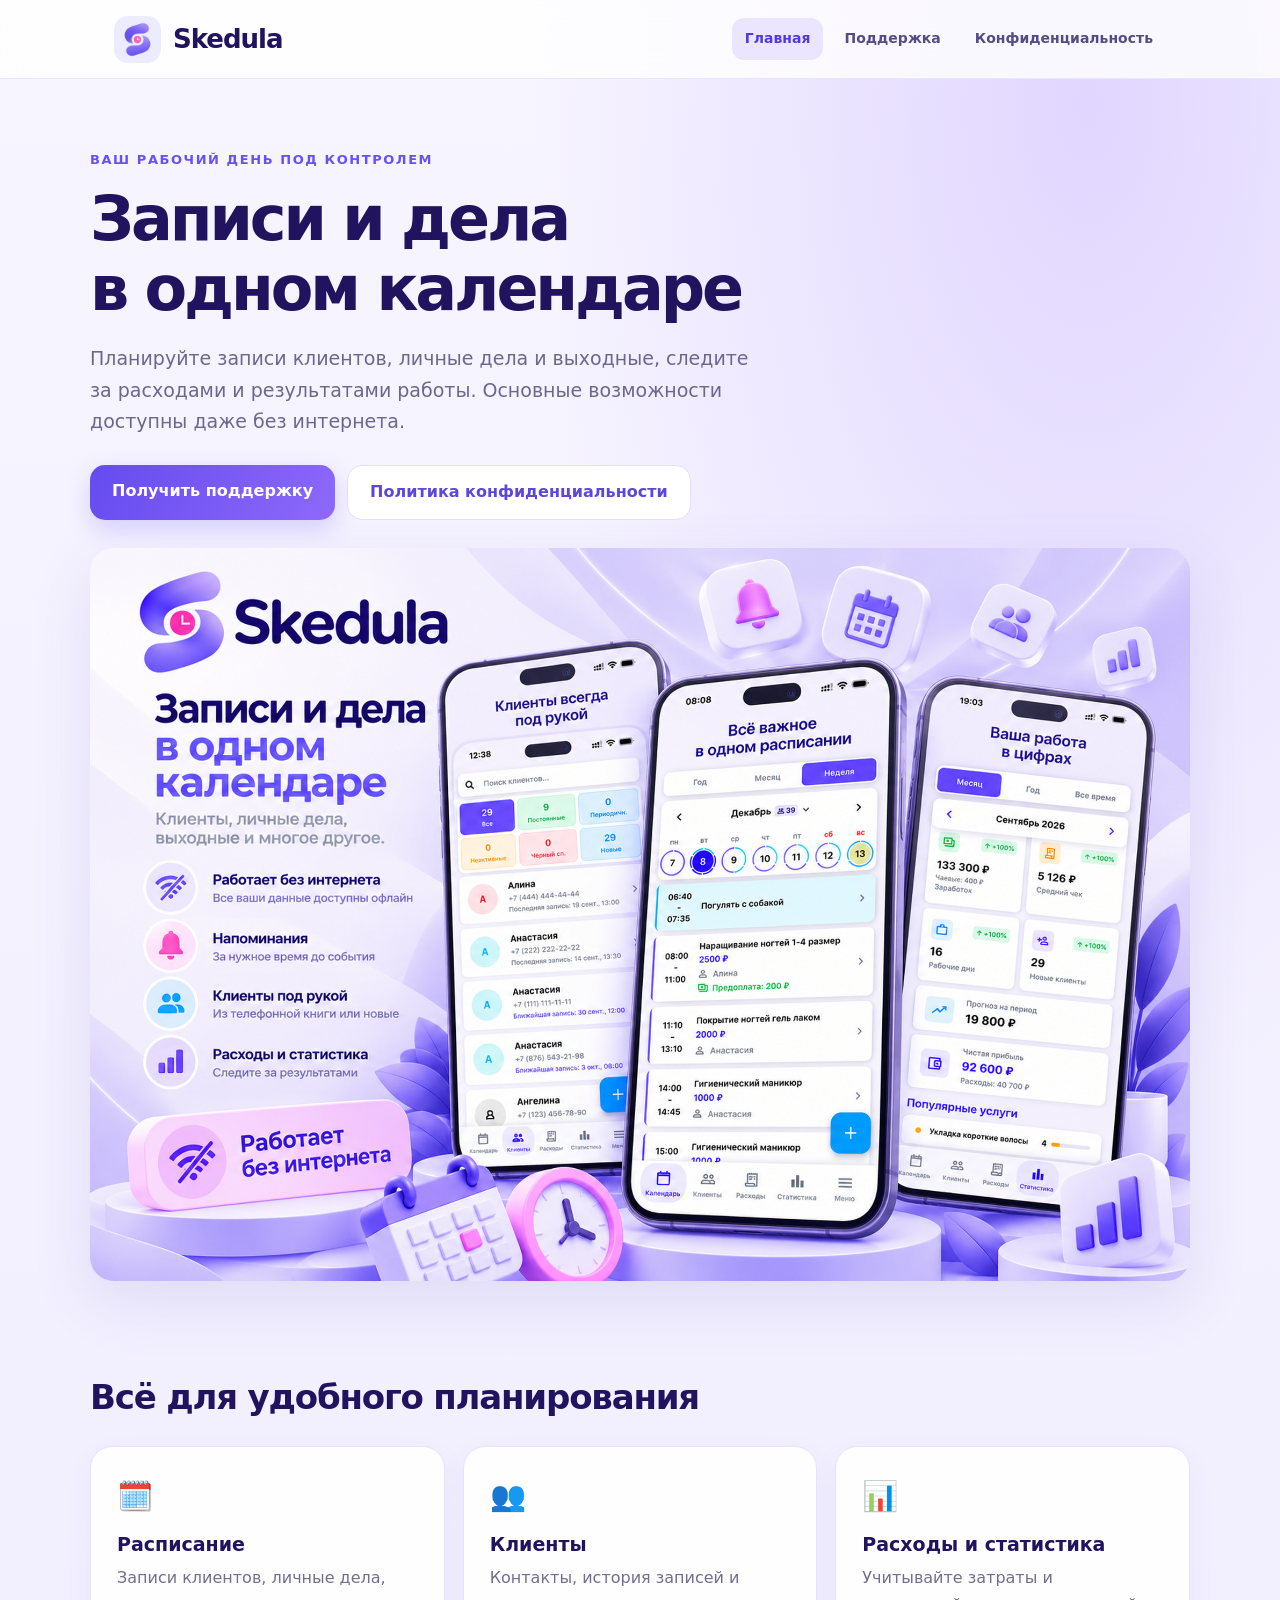
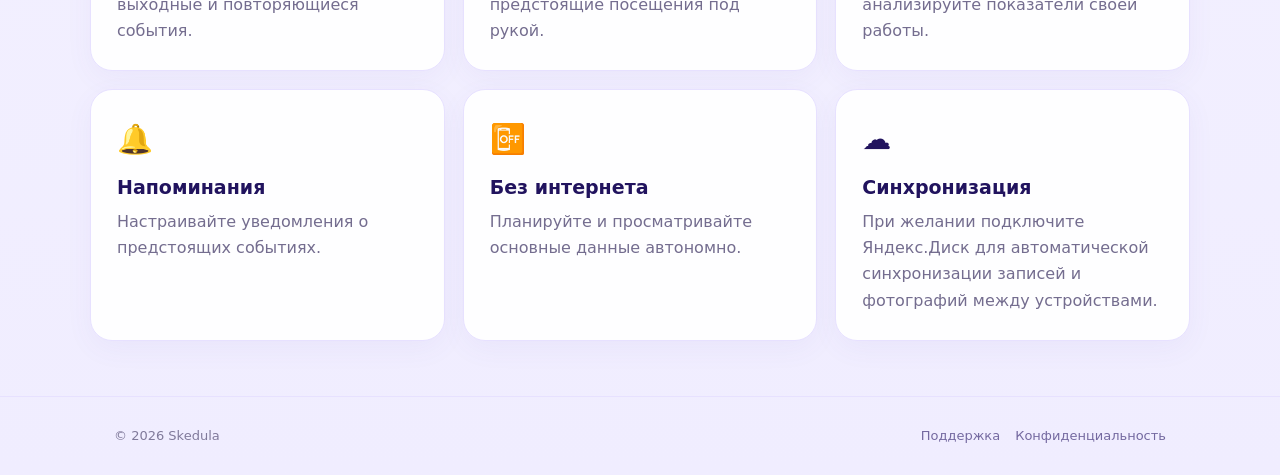
<file: index.html>
<!DOCTYPE html>
<html lang="ru"><head><meta charset="utf-8"/><meta content="width=device-width,initial-scale=1" name="viewport"/><meta content="Skedula — записи клиентов, личные дела, расходы и статистика в одном расписании. Работает без интернета." name="description"/><title>Skedula — всё важное в одном расписании</title><link href="assets/logo.png" rel="icon"/><link href="style.css" rel="stylesheet"/></head><body><header><div class="wrap nav"><a class="brand" href="index.html"><img alt="Логотип Skedula" src="assets/logo.png"/>Skedula</a><nav><a class="active" href="index.html">Главная</a><a href="support.html">Поддержка</a><a href="privacy.html">Конфиденциальность</a></nav></div></header><main><section class="wrap hero"><div class="eyebrow">Ваш рабочий день под контролем</div><h1>Записи и дела<br/>в одном календаре</h1><p class="lead">Планируйте записи клиентов, личные дела и выходные, следите за расходами и результатами работы. Основные возможности доступны даже без интернета.</p><div class="actions"><a class="btn" href="support.html">Получить поддержку</a><a class="btn secondary" href="privacy.html">Политика конфиденциальности</a></div><img alt="Возможности приложения Skedula: календарь, клиенты и статистика" class="banner" src="assets/preview.png"/></section><section class="wrap section"><h2>Всё для удобного планирования</h2><div class="cards"><div class="card"><div class="emoji">🗓️</div><h3>Расписание</h3><p>Записи клиентов, личные дела, выходные и повторяющиеся события.</p></div><div class="card"><div class="emoji">👥</div><h3>Клиенты</h3><p>Контакты, история записей и предстоящие посещения под рукой.</p></div><div class="card"><div class="emoji">📊</div><h3>Расходы и статистика</h3><p>Учитывайте затраты и анализируйте показатели своей работы.</p></div><div class="card"><div class="emoji">🔔</div><h3>Напоминания</h3><p>Настраивайте уведомления о предстоящих событиях.</p></div><div class="card"><div class="emoji">📴</div><h3>Без интернета</h3><p>Планируйте и просматривайте основные данные автономно.</p></div><div class="card"><div class="emoji">☁️</div><h3>Синхронизация</h3><p>При желании подключите Яндекс.Диск для автоматической синхронизации записей и фотографий между устройствами.</p></div></div></section></main><footer><div class="wrap foot"><span>© 2026 Skedula</span><span><a href="support.html">Поддержка</a><a href="privacy.html">Конфиденциальность</a></span></div></footer></body></html>
</file>
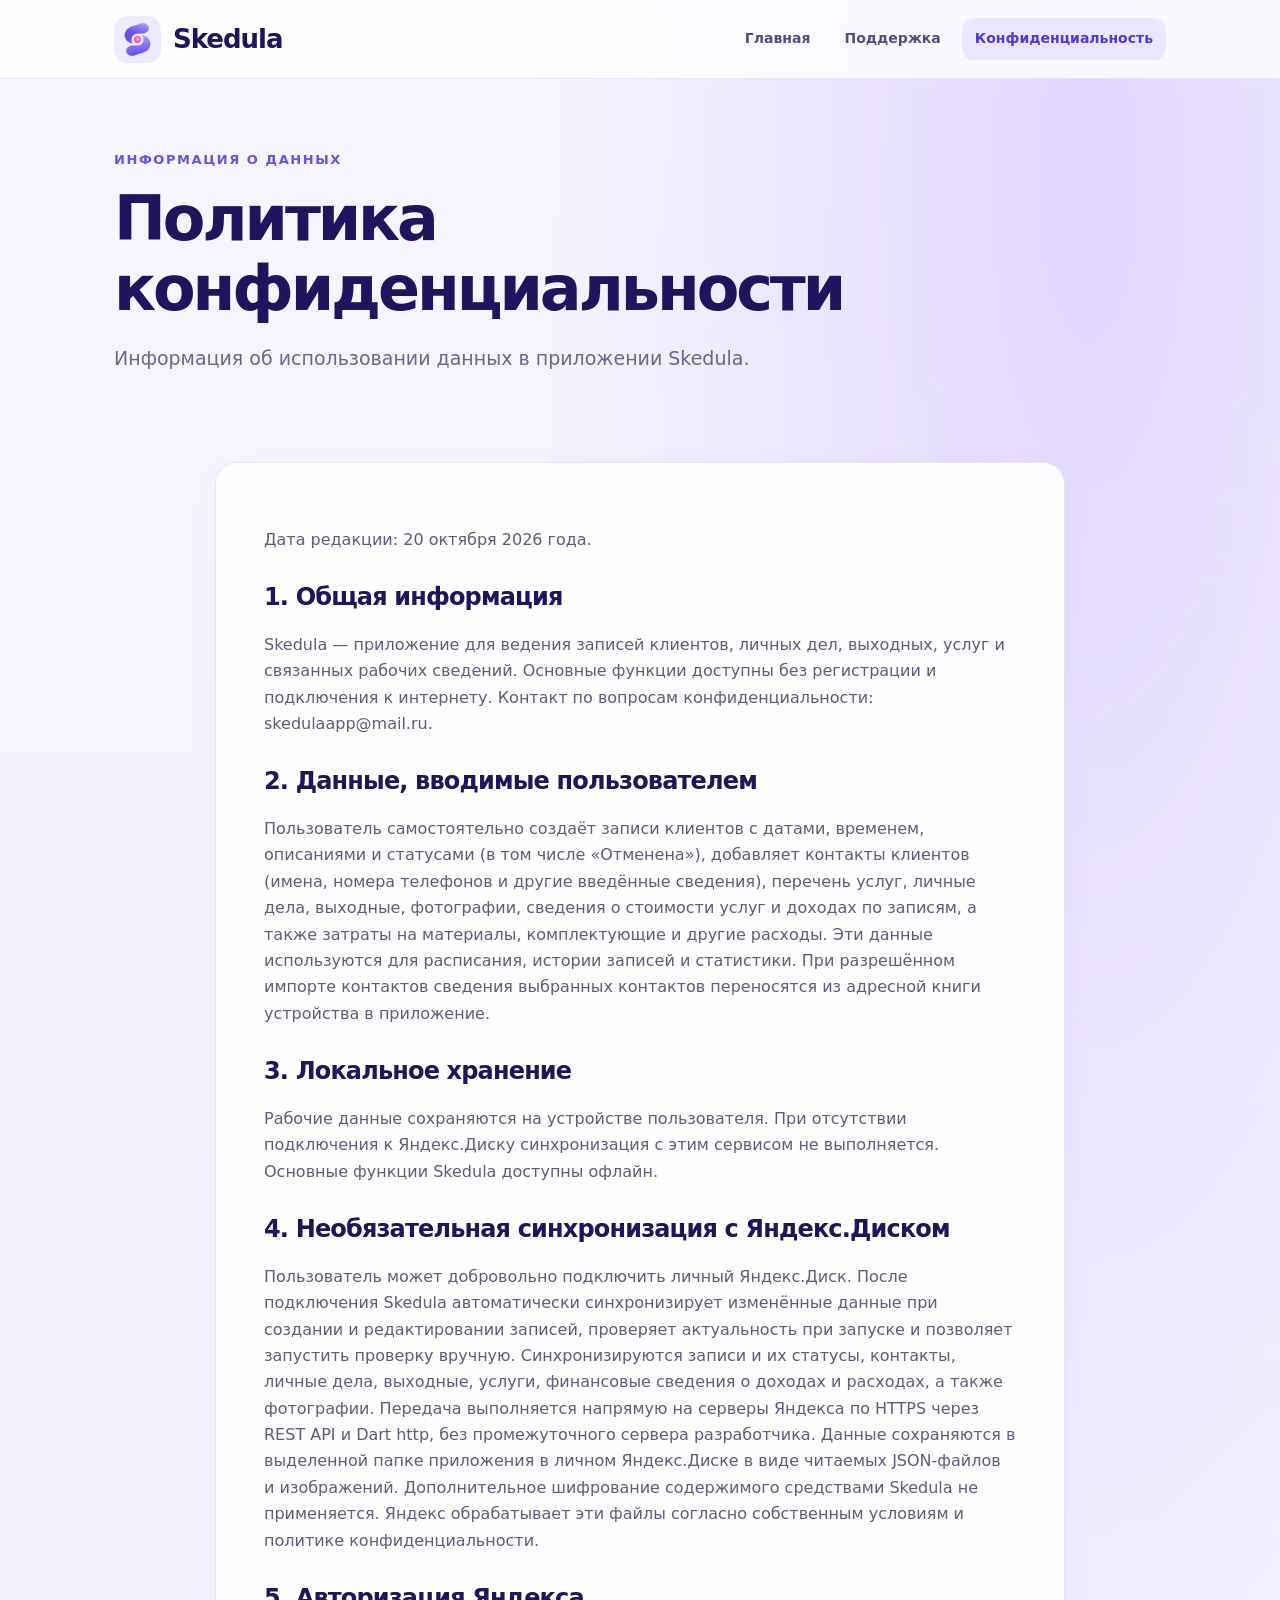
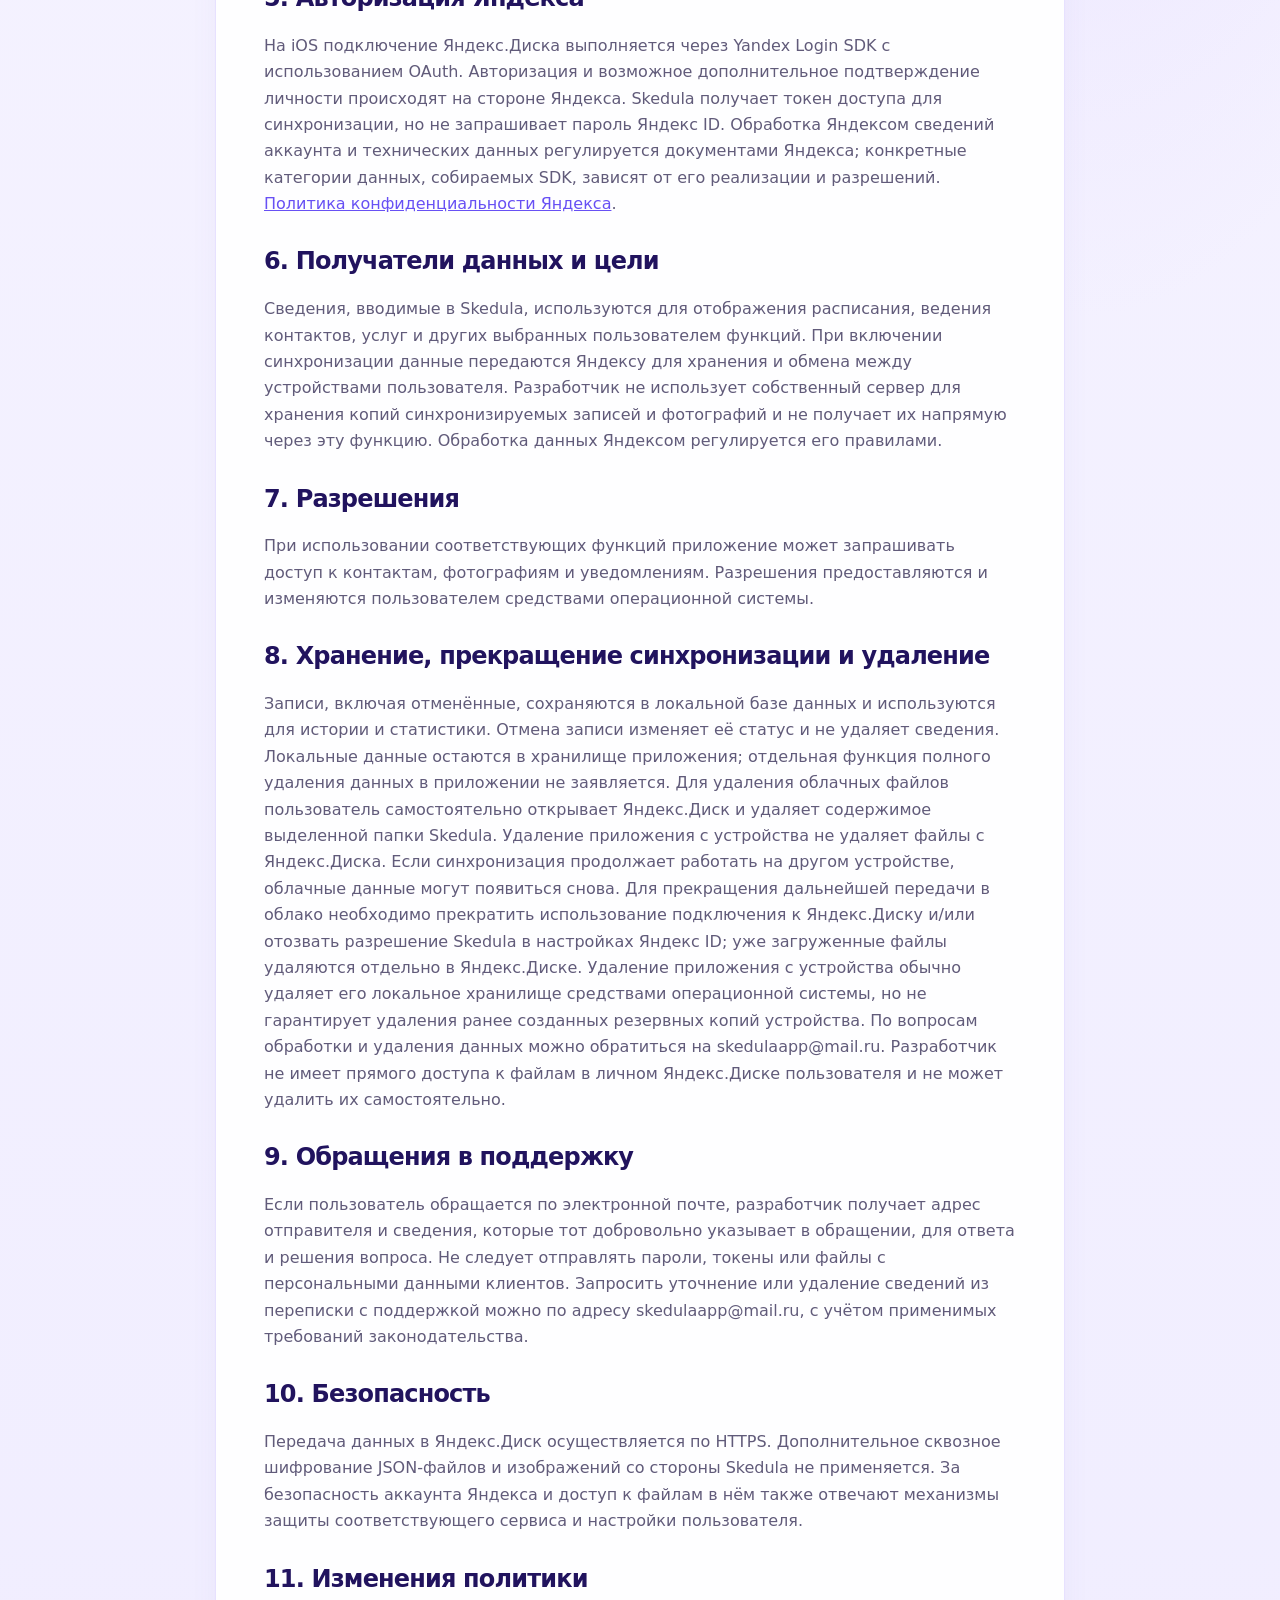
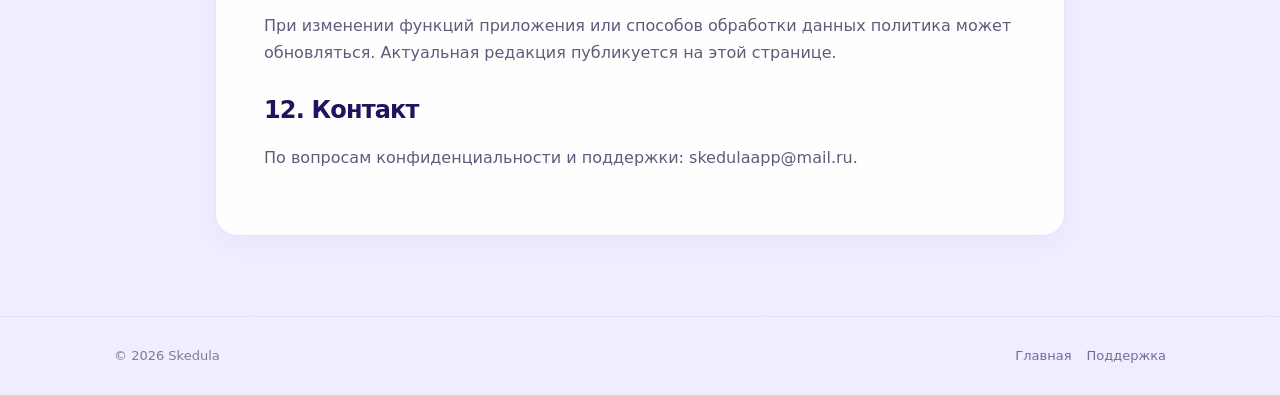
<file: privacy.html>
<!DOCTYPE html>

<html lang="ru"><head><meta charset="utf-8"/><meta content="width=device-width,initial-scale=1" name="viewport"/><meta content="Политика конфиденциальности приложения Skedula." name="description"/><title>Политика конфиденциальности — Skedula</title><link href="assets/logo.png" rel="icon"/><link href="style.css" rel="stylesheet"/></head><body><header><div class="wrap nav"><a class="brand" href="index.html"><img alt="Логотип Skedula" src="assets/logo.png"/>Skedula</a><nav><a href="index.html">Главная</a><a href="support.html">Поддержка</a><a class="active" href="privacy.html">Конфиденциальность</a></nav></div></header><main class="wrap"><section class="hero"><div class="eyebrow">Информация о данных</div><h1>Политика<br/>конфиденциальности</h1><p class="lead">Информация об использовании данных в приложении Skedula.</p></section><article class="content"><p>Дата редакции: 20 октября 2026 года.</p><h2>1. Общая информация</h2><p>Skedula — приложение для ведения записей клиентов, личных дел, выходных, услуг и связанных рабочих сведений. Основные функции доступны без регистрации и подключения к интернету. Контакт по вопросам конфиденциальности: skedulaapp@mail.ru.</p><h2>2. Данные, вводимые пользователем</h2><p>Пользователь самостоятельно создаёт записи клиентов с датами, временем, описаниями и статусами (в том числе «Отменена»), добавляет контакты клиентов (имена, номера телефонов и другие введённые сведения), перечень услуг, личные дела, выходные, фотографии, сведения о стоимости услуг и доходах по записям, а также затраты на материалы, комплектующие и другие расходы. Эти данные используются для расписания, истории записей и статистики. При разрешённом импорте контактов сведения выбранных контактов переносятся из адресной книги устройства в приложение.</p><h2>3. Локальное хранение</h2><p>Рабочие данные сохраняются на устройстве пользователя. При отсутствии подключения к Яндекс.Диску синхронизация с этим сервисом не выполняется. Основные функции Skedula доступны офлайн.</p><h2>4. Необязательная синхронизация с Яндекс.Диском</h2><p>Пользователь может добровольно подключить личный Яндекс.Диск. После подключения Skedula автоматически синхронизирует изменённые данные при создании и редактировании записей, проверяет актуальность при запуске и позволяет запустить проверку вручную. Синхронизируются записи и их статусы, контакты, личные дела, выходные, услуги, финансовые сведения о доходах и расходах, а также фотографии. Передача выполняется напрямую на серверы Яндекса по HTTPS через REST API и Dart http, без промежуточного сервера разработчика. Данные сохраняются в выделенной папке приложения в личном Яндекс.Диске в виде читаемых JSON-файлов и изображений. Дополнительное шифрование содержимого средствами Skedula не применяется. Яндекс обрабатывает эти файлы согласно собственным условиям и политике конфиденциальности.</p><h2>5. Авторизация Яндекса</h2><p>На iOS подключение Яндекс.Диска выполняется через Yandex Login SDK с использованием OAuth. Авторизация и возможное дополнительное подтверждение личности происходят на стороне Яндекса. Skedula получает токен доступа для синхронизации, но не запрашивает пароль Яндекс ID. Обработка Яндексом сведений аккаунта и технических данных регулируется документами Яндекса; конкретные категории данных, собираемых SDK, зависят от его реализации и разрешений. <a href="https://yandex.ru/legal/confidential/ru/">Политика конфиденциальности Яндекса</a>.</p><h2>6. Получатели данных и цели</h2><p>Сведения, вводимые в Skedula, используются для отображения расписания, ведения контактов, услуг и других выбранных пользователем функций. При включении синхронизации данные передаются Яндексу для хранения и обмена между устройствами пользователя. Разработчик не использует собственный сервер для хранения копий синхронизируемых записей и фотографий и не получает их напрямую через эту функцию. Обработка данных Яндексом регулируется его правилами.</p><h2>7. Разрешения</h2><p>При использовании соответствующих функций приложение может запрашивать доступ к контактам, фотографиям и уведомлениям. Разрешения предоставляются и изменяются пользователем средствами операционной системы.</p><h2>8. Хранение, прекращение синхронизации и удаление</h2><p>Записи, включая отменённые, сохраняются в локальной базе данных и используются для истории и статистики. Отмена записи изменяет её статус и не удаляет сведения. Локальные данные остаются в хранилище приложения; отдельная функция полного удаления данных в приложении не заявляется. Для удаления облачных файлов пользователь самостоятельно открывает Яндекс.Диск и удаляет содержимое выделенной папки Skedula. Удаление приложения с устройства не удаляет файлы с Яндекс.Диска. Если синхронизация продолжает работать на другом устройстве, облачные данные могут появиться снова. Для прекращения дальнейшей передачи в облако необходимо прекратить использование подключения к Яндекс.Диску и/или отозвать разрешение Skedula в настройках Яндекс ID; уже загруженные файлы удаляются отдельно в Яндекс.Диске. Удаление приложения с устройства обычно удаляет его локальное хранилище средствами операционной системы, но не гарантирует удаления ранее созданных резервных копий устройства. По вопросам обработки и удаления данных можно обратиться на skedulaapp@mail.ru. Разработчик не имеет прямого доступа к файлам в личном Яндекс.Диске пользователя и не может удалить их самостоятельно.</p><h2>9. Обращения в поддержку</h2><p>Если пользователь обращается по электронной почте, разработчик получает адрес отправителя и сведения, которые тот добровольно указывает в обращении, для ответа и решения вопроса. Не следует отправлять пароли, токены или файлы с персональными данными клиентов. Запросить уточнение или удаление сведений из переписки с поддержкой можно по адресу skedulaapp@mail.ru, с учётом применимых требований законодательства.</p><h2>10. Безопасность</h2><p>Передача данных в Яндекс.Диск осуществляется по HTTPS. Дополнительное сквозное шифрование JSON-файлов и изображений со стороны Skedula не применяется. За безопасность аккаунта Яндекса и доступ к файлам в нём также отвечают механизмы защиты соответствующего сервиса и настройки пользователя.</p><h2>11. Изменения политики</h2><p>При изменении функций приложения или способов обработки данных политика может обновляться. Актуальная редакция публикуется на этой странице.</p><h2>12. Контакт</h2><p>По вопросам конфиденциальности и поддержки: skedulaapp@mail.ru.</p></article></main><footer><div class="wrap foot"><span>© 2026 Skedula</span><span><a href="index.html">Главная</a><a href="support.html">Поддержка</a></span></div></footer></body></html>
</file>
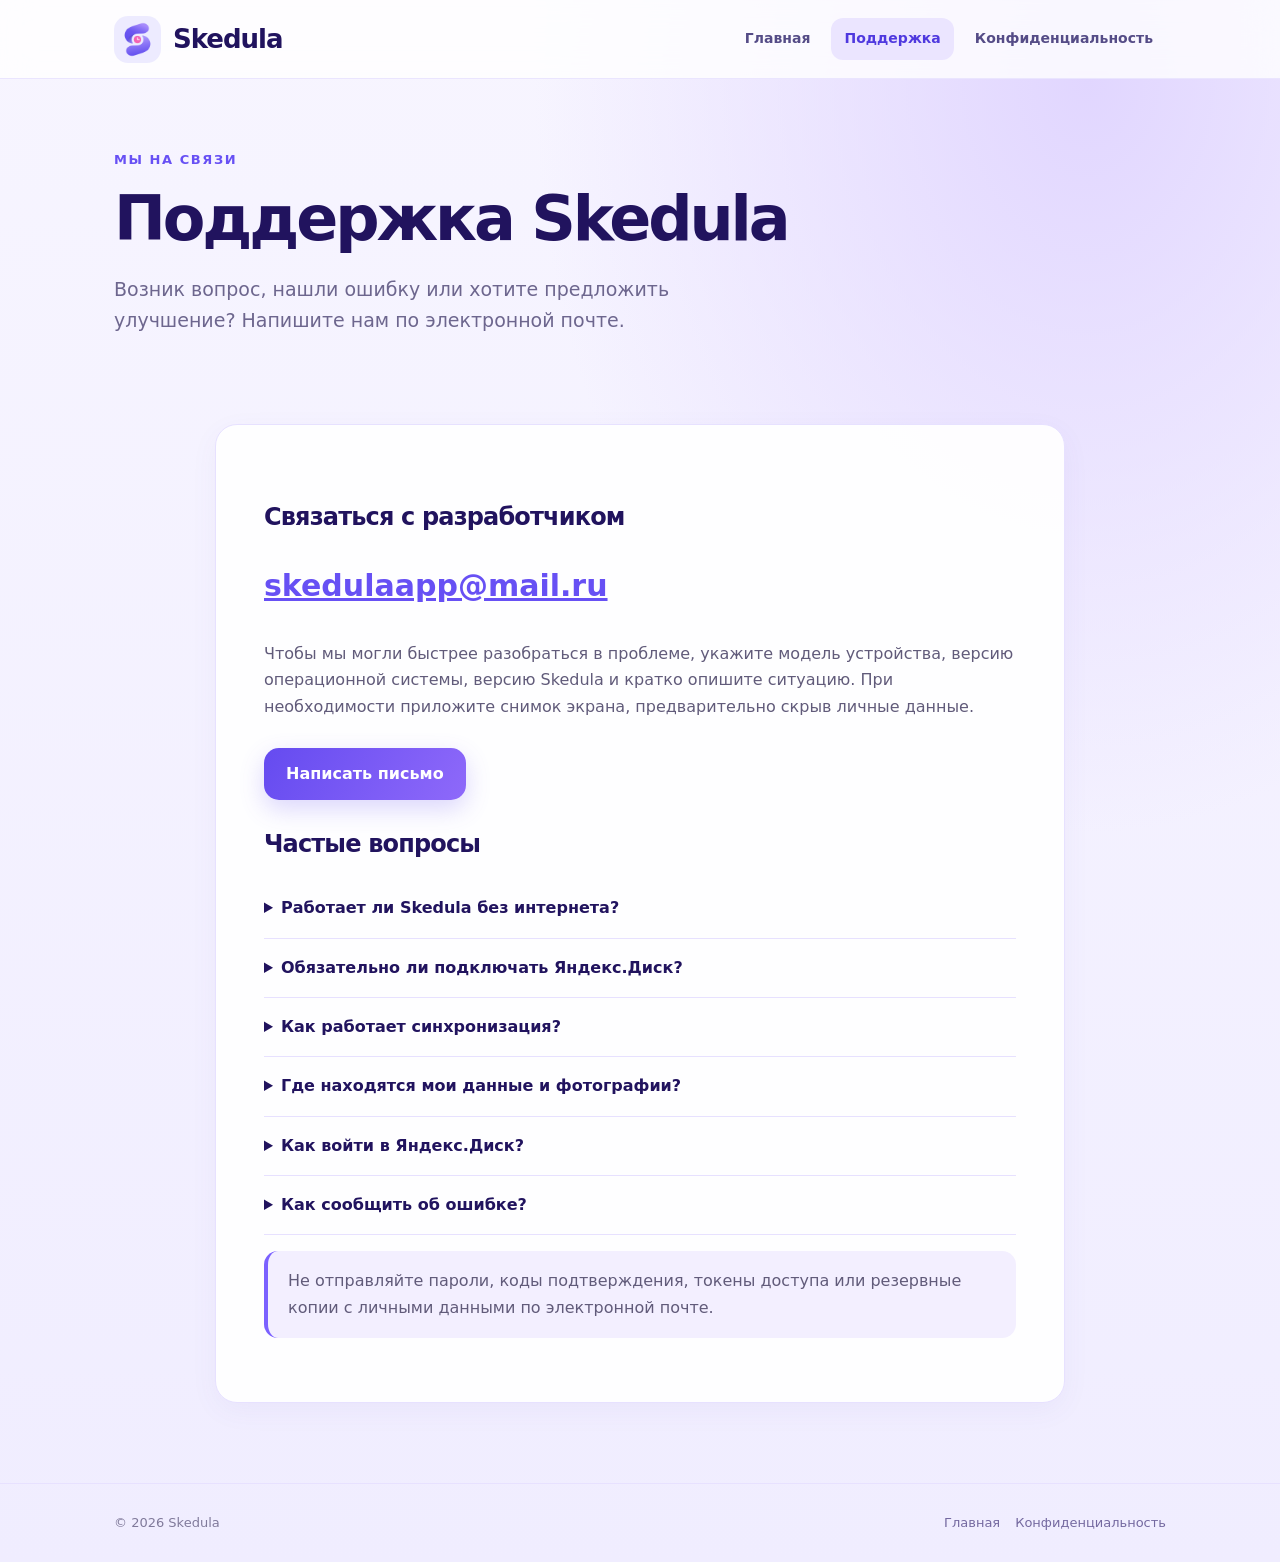
<file: support.html>
<!DOCTYPE html>
<html lang="ru"><head><meta charset="utf-8"/><meta content="width=device-width,initial-scale=1" name="viewport"/><meta content="Поддержка Skedula: помощь, вопросы и контакты разработчика." name="description"/><title>Поддержка — Skedula</title><link href="assets/logo.png" rel="icon"/><link href="style.css" rel="stylesheet"/></head><body><header><div class="wrap nav"><a class="brand" href="index.html"><img alt="Логотип Skedula" src="assets/logo.png"/>Skedula</a><nav><a href="index.html">Главная</a><a class="active" href="support.html">Поддержка</a><a href="privacy.html">Конфиденциальность</a></nav></div></header><main class="wrap"><section class="hero"><div class="eyebrow">Мы на связи</div><h1>Поддержка Skedula</h1><p class="lead">Возник вопрос, нашли ошибку или хотите предложить улучшение? Напишите нам по электронной почте.</p></section><article class="content"><h2>Связаться с разработчиком</h2><p class="mail"><a href="mailto:skedulaapp@mail.ru">skedulaapp@mail.ru</a></p><p>Чтобы мы могли быстрее разобраться в проблеме, укажите модель устройства, версию операционной системы, версию Skedula и кратко опишите ситуацию. При необходимости приложите снимок экрана, предварительно скрыв личные данные.</p><div class="actions"><a class="btn" href="mailto:skedulaapp@mail.ru?subject=Поддержка%20Skedula">Написать письмо</a></div><h2>Частые вопросы</h2><div class="faq"><details><summary>Работает ли Skedula без интернета?</summary><p>Да. Основные функции доступны без подключения к сети. Интернет нужен для подключения Яндекс.Диска и синхронизации данных.</p></details>
<details><summary>Обязательно ли подключать Яндекс.Диск?</summary><p>Нет. Все основные функции доступны без Яндекс ID. Синхронизация через личный Яндекс.Диск — дополнительная возможность.</p></details>
<details><summary>Как работает синхронизация?</summary><p>После подключения Яндекс.Диска изменения записей автоматически синхронизируются с выделенной папкой приложения. При запуске Skedula проверяет актуальность данных. Также можно запустить проверку вручную кнопкой синхронизации.</p></details>
<details><summary>Где находятся мои данные и фотографии?</summary><p>Данные хранятся локально на устройстве. Если включён Яндекс.Диск, синхронизируемые данные и фотографии также сохраняются в личном облаке пользователя в выделенной папке Skedula. JSON-файлы в облаке доступны для чтения владельцу аккаунта.</p></details>
<details><summary>Как войти в Яндекс.Диск?</summary><p>Подключение выполняется через авторизацию Яндекса. Если вы уже вошли в Яндекс ID, может использоваться существующая сессия; иначе Яндекс предложит войти и при необходимости подтвердить вход. Пароль Яндекса не вводится в Skedula.</p></details>
<details><summary>Как сообщить об ошибке?</summary><p>Напишите на <a href="mailto:skedulaapp@mail.ru">skedulaapp@mail.ru</a>. Укажите версию приложения, модель устройства, описание проблемы и действия, после которых она возникает. Не прикладывайте личные данные без необходимости.</p></details></div><p class="note">Не отправляйте пароли, коды подтверждения, токены доступа или резервные копии с личными данными по электронной почте.</p></article></main><footer><div class="wrap foot"><span>© 2026 Skedula</span><span><a href="index.html">Главная</a><a href="privacy.html">Конфиденциальность</a></span></div></footer></body></html>
</file>
<file: style.css>
:root{--ink:#21135e;--muted:#777396;--purple:#6750f4;--pink:#f15db8;--bg:#f2efff;--line:#e7e1ff}*{box-sizing:border-box}html{scroll-behavior:smooth}body{margin:0;background:radial-gradient(ellipse at 85% 5%,#e1d6ff 0,transparent 36%),linear-gradient(180deg,#f7f5ff,#f0edff);color:var(--ink);font-family:system-ui,-apple-system,'Segoe UI',Arial,sans-serif;line-height:1.65}a{color:var(--purple)}.wrap{max-width:1100px;margin:auto;padding:0 24px}header{background:#ffffffc9;backdrop-filter:blur(16px);border-bottom:1px solid #eae5ff;position:sticky;top:0;z-index:3}.nav{min-height:78px;display:flex;align-items:center;justify-content:space-between;gap:20px}.brand{display:flex;align-items:center;gap:12px;text-decoration:none;color:var(--ink);font-size:26px;font-weight:800;letter-spacing:-1px}.brand img{width:47px;height:47px;border-radius:14px}nav{display:flex;flex-wrap:wrap;gap:8px}nav a{padding:9px 13px;text-decoration:none;color:#554c87;font-weight:600;border-radius:12px;font-size:14px}nav a:hover,nav a.active{background:#ebe5ff;color:#4f39df}.hero{padding:70px 0 38px}.eyebrow{color:var(--purple);font-size:13px;letter-spacing:.12em;text-transform:uppercase;font-weight:800}h1{font-size:clamp(35px,5vw,62px);letter-spacing:-.05em;line-height:1.12;margin:14px 0 20px}h2{font-size:clamp(24px,3vw,34px);line-height:1.2;letter-spacing:-.035em}p.lead{font-size:19px;color:#6d668e;max-width:670px}.btn{display:inline-block;background:linear-gradient(120deg,#654bf0,#8e69fa);color:white;text-decoration:none;font-weight:700;padding:13px 22px;border-radius:15px;box-shadow:0 9px 24px #6650f43b}.btn.secondary{background:#fff;color:#5b47da;box-shadow:none;border:1px solid #e3dcff}.actions{display:flex;flex-wrap:wrap;gap:12px;margin:28px 0}.banner{width:100%;display:block;border-radius:24px;box-shadow:0 20px 60px #5545bb20}.section{padding:30px 0 55px}.cards{display:grid;grid-template-columns:repeat(3,1fr);gap:18px}.card,.content{background:#fffffff0;border:1px solid var(--line);border-radius:22px;padding:26px;box-shadow:0 8px 28px #6256b30d}.card h3{margin:8px 0 5px;font-size:19px}.card p{color:#746d8f;margin:0}.emoji{font-size:29px}.content{max-width:850px;padding:clamp(24px,5vw,48px);margin:30px auto 80px}.content h2{font-size:24px;margin-top:30px}.content p,.content li{color:#615b7a}.content a{overflow-wrap:anywhere}.note{background:#f3efff;border-radius:14px;padding:17px 20px;border-left:4px solid #7b61ff}.mail{font-size:clamp(20px,4vw,30px);font-weight:800;overflow-wrap:anywhere}.faq details{padding:16px 0;border-bottom:1px solid var(--line)}.faq summary{font-weight:700;cursor:pointer}footer{border-top:1px solid var(--line);padding:28px 0;color:#807a9b;font-size:13px}footer .foot{display:flex;justify-content:space-between;flex-wrap:wrap;gap:12px}footer a{margin-left:15px;color:#7469a0;text-decoration:none}@media(max-width:700px){.nav{flex-direction:column;padding:12px 0;gap:4px}.brand{font-size:23px}.hero{padding-top:43px}.cards{grid-template-columns:1fr}.banner{border-radius:16px}.content{margin-top:15px}nav a{padding:6px 8px;font-size:13px}}
</file>
